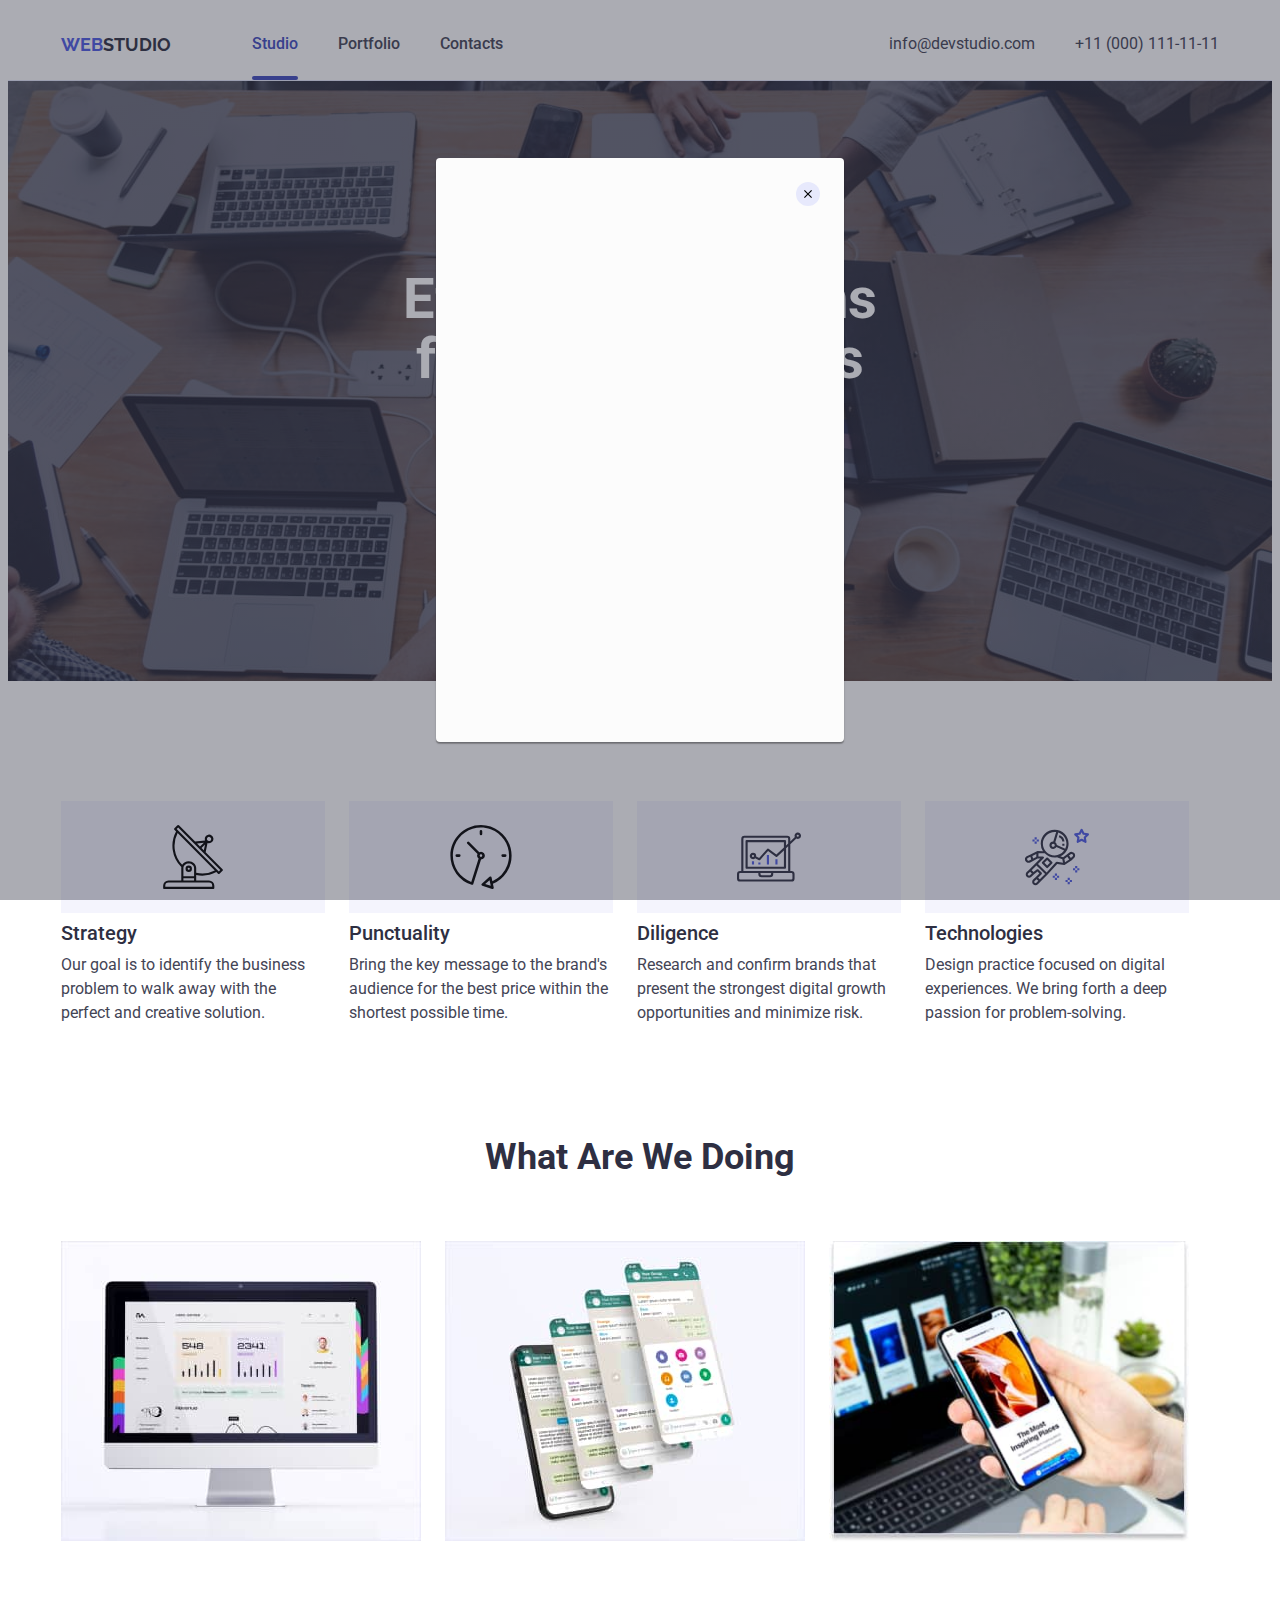
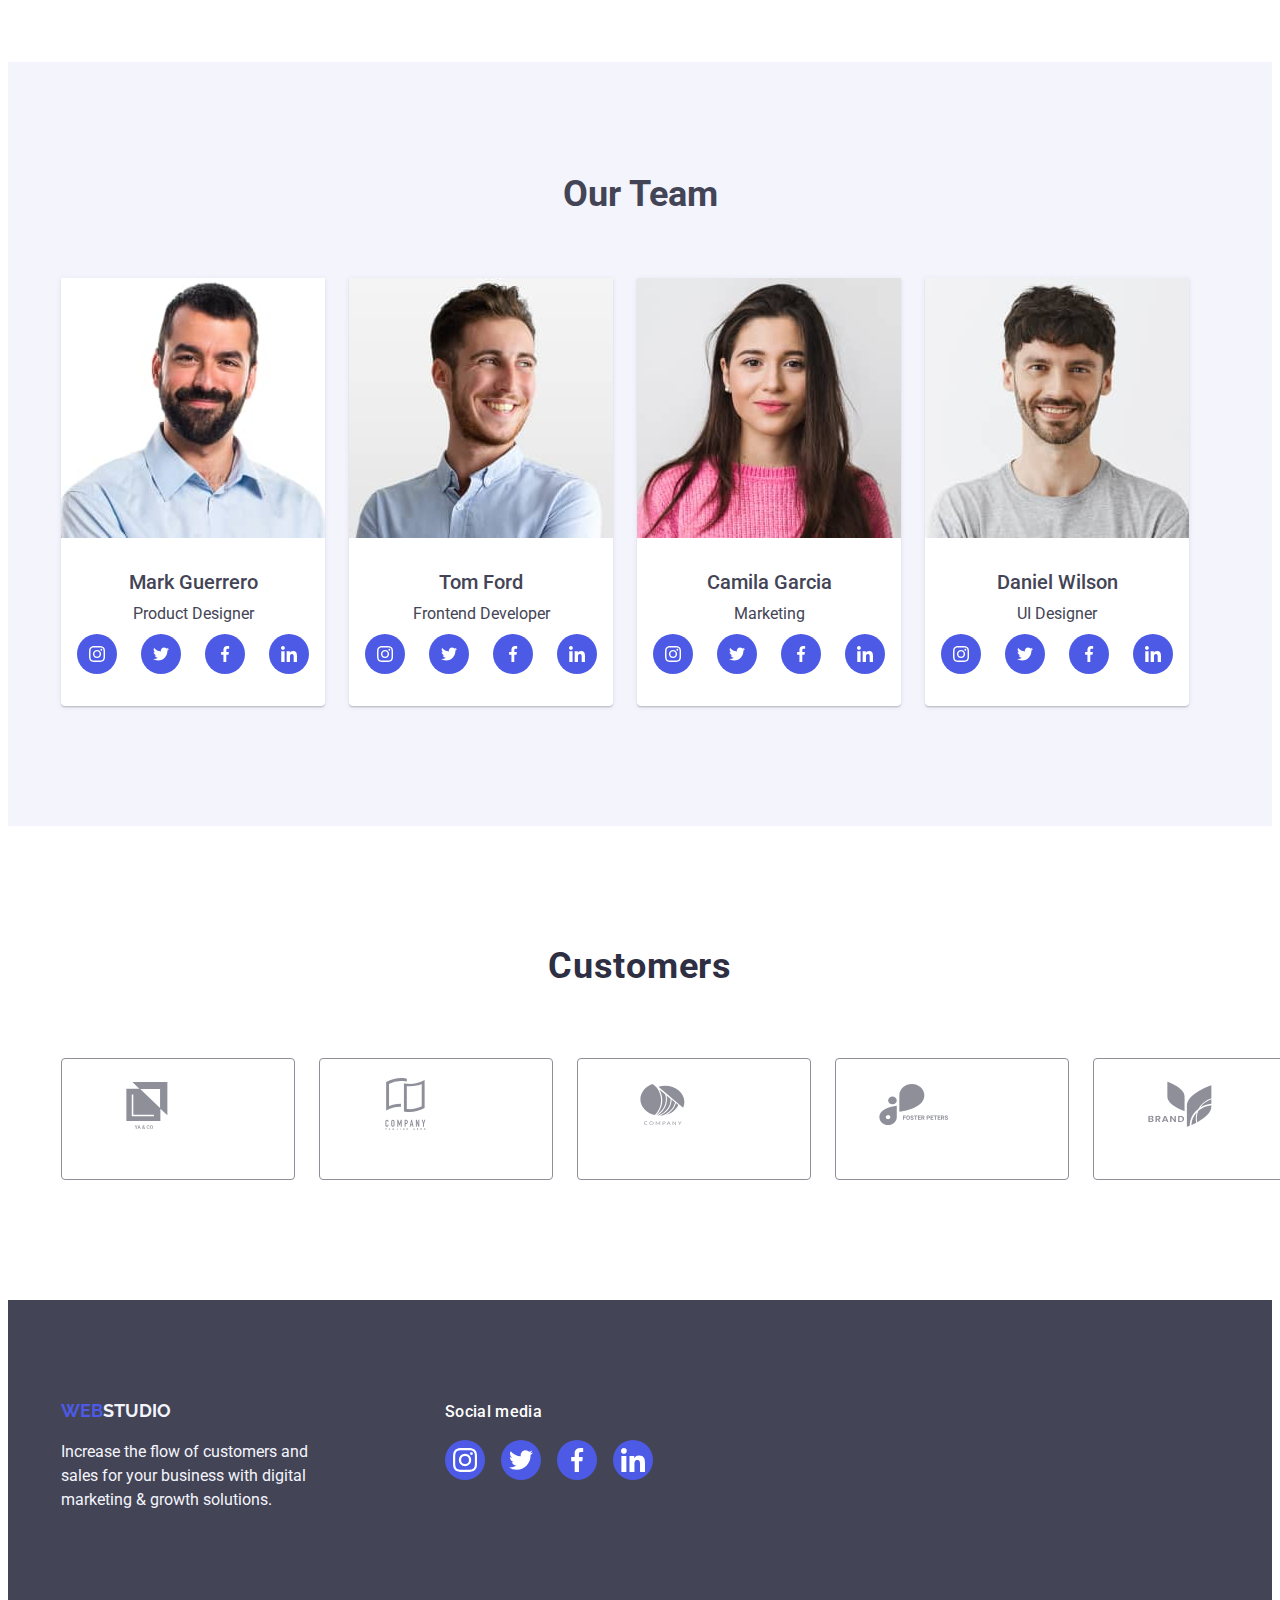
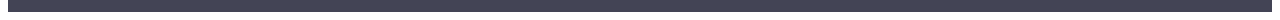
<file: index.html>
<!DOCTYPE html>
<html lang="en">
  <head>
    <meta charset="UTF-8" />
    <meta name="viewport" content="width=device-width, initial-scale=1.0" />
    <meta
      name="description"
      content="Increase the flow of customers and sales for your business with digital marketing & growth solutions."
    />
    <title>WebStudio - effective solution for your business</title>
    <link rel="preconnect" href="https://fonts.googleapis.com" />
    <link rel="preconnect" href="https://fonts.gstatic.com" crossorigin />
    <link
      href="https://fonts.googleapis.com/css2?family=Raleway:wght@800&family=Roboto:wght@400;500;700;900&display=swap"
      rel="stylesheet"
    />
    <link
      rel="stylesheet"
      href="https://cdnjs.cloudflare.com/ajax/libs/modern-normalize/2.0.0/modern-normalize.min.css"
      integrity="sha512-4xo8blKMVCiXpTaLzQSLSw3KFOVPWhm/TRtuPVc4WG6kUgjH6J03IBuG7JZPkcWMxJ5huwaBpOpnwYElP/m6wg=="
      crossorigin="anonymous"
      referrerpolicy="no-referrer"
    />
    <link rel="stylesheet" href="./css/styles.css" />
  </head>

  <body>
    <header class="header">
      <div class="container">
        <nav class="header-menu">
          <a href="index.html" class="header-logo">
            <span class="header-logo-web">WEB</span>STUDIO</a>
          <ul class="header-nav">
            <li><a href="index.html" class="header-nav-link current">Studio</a></li>
            <li>
              <a href="portfolio.html" class="header-nav-link">Portfolio</a>
            </li>
            <li><a href="" class="header-nav-link">Contacts</a></li>
          </ul>
        </nav>

        <address>
          <ul class="header-address">
            <li>
              <a href="mailto:info@devstudio.com" class="header-address-link"
                >info@devstudio.com</a
              >
            </li>
            <li>
              <a href="tel:+110001111111" class="header-address-link"
                >+11 (000) 111-11-11</a
              >
            </li>
          </ul>
        </address>
      </div>
    </header>

    <main>
      <section class="main-section">
        <div class="container">
          <h1 class="title">Effective Solutions for Your Business</h1>
          <button type="button" class="page-button" data-modal-open>Order Service</button>
        </div>
      </section>

      <section class="text-section">
        <div class="container">
          <h2 class="visually-hidden">Benefits</h2>
          <ul class="benefits-list">
            <li class="benefits-items">
              <div class="benefits-wrapper">
                <svg class="benefits-icons" width="64" height="64">
                  <use href="./images/icons.svg#antenna"></use>
                </svg>
              </div>
              <h3 class="text-title">Strategy</h3>
              <p>
                Our goal is to identify the business problem to walk away with
                the perfect and creative solution.
              </p>
            </li>
            <li class="benefits-items">
              <div class="benefits-wrapper">
                <svg class="benefits-icons" width="64" height="64">
                  <use href="./images/icons.svg#clock"></use>
                </svg>
              </div>
              <h3 class="text-title">Punctuality</h3>
              <p>
                Bring the key message to the brand's audience for the best price
                within the shortest possible time.
              </p>
            </li>
            <li class="benefits-items">
              <div class="benefits-wrapper">
                <svg class="benefits-icons" width="64" height="64">
                  <use href="./images/icons.svg#diagram"></use>
                </svg>
              </div>
              <h3 class="text-title">Diligence</h3>
              <p>
                Research and confirm brands that present the strongest digital
                growth opportunities and minimize risk.
              </p>
            </li>
            <li class="benefits-items">
              <div class="benefits-wrapper">
                <svg class="benefits-icons" width="64" height="64">
                  <use href="./images/icons.svg#astronaut"></use>
                </svg>
              </div>
              <h3 class="text-title">Technologies</h3>
              <p>
                Design practice focused on digital experiences. We bring forth a
                deep passion for problem-solving.
              </p>
            </li>
          </ul>
        </div>
      </section>

      <section class="work-section">
        <div class="container">
          <h2 class="work-title">What Are We Doing</h2>
          <ul class="work-list">
            <li>
              <img
                src="./images/wawd/pc.jpg"
                width="360"
                height="300"
                alt="PC"
              />
            </li>
            <li>
              <img
                src="./images/wawd/smartphone.jpg"
                width="360"
                height="300"
                alt="Smartphone"
              />
            </li>
            <li>
              <img
                src="./images/wawd/laptop_smartphone.jpg"
                width="360"
                height="300"
                alt="Laptop & Smartphone"
              />
            </li>
          </ul>
        </div>
      </section>

      <section class="team-section">
        <div class="container">
          <h2 class="team-title">Our Team</h2>
          <ul class="team-list">
            <li class="team-items">
              <img
                src="./images/team/mark_guerrero.jpg"
                width="264"
                height="260"
                alt="Mark Guerrero - Product Designer"
              />
              <div class="team-text">
                <h3 class="team-name">Mark Guerrero</h3>
                <p>Product Designer</p>
                <ul class="team-list-icons">
                  <li>
                    <a href="" class="team-social-link">
                      <svg class="team-icons" width="16" height="16">
                        <use href="./images/icons.svg#instagram"></use>
                      </svg>
                    </a>
                  </li>
                  <li>
                    <a href="" class="team-social-link">
                      <svg class="team-icons" width="16" height="16">
                        <use href="./images/icons.svg#twitter" ></use>
                      </svg>
                    </a>
                  </li>
                  <li>
                    <a href="" class="team-social-link">
                      <svg class="team-icons" width="16" height="16">
                        <use href="./images/icons.svg#facebook"></use>
                      </svg>
                    </a>
                  </li>
                  <li>
                    <a href="" class="team-social-link">
                      <svg class="team-icons" width="16" height="16">
                        <use href="./images/icons.svg#linkedin"></use>
                      </svg>
                    </a>
                  </li>
                </ul>
              </div>
            </li>
            <li class="team-items">
              <img
                src="./images/team/tom_ford.jpg"
                width="264"
                height="260"
                alt="Tom Ford - Frontend Developer"
              />
              <div class="team-text">
                <h3 class="team-name">Tom Ford</h3>
                <p>Frontend Developer</p>
                <ul class="team-list-icons">
                  <li>
                    <a href="" class="team-social-link">
                      <svg class="team-icons" width="16" height="16">
                        <use href="./images/icons.svg#instagram"></use>
                      </svg>
                    </a>
                  </li>
                  <li>
                    <a href="" class="team-social-link">
                      <svg class="team-icons" width="16" height="16">
                        <use href="./images/icons.svg#twitter" ></use>
                      </svg>
                    </a>
                  </li>
                  <li>
                    <a href="" class="team-social-link">
                      <svg class="team-icons" width="16" height="16">
                        <use href="./images/icons.svg#facebook"></use>
                      </svg>
                    </a>
                  </li>
                  <li>
                    <a href="" class="team-social-link">
                      <svg class="team-icons" width="16" height="16">
                        <use href="./images/icons.svg#linkedin"></use>
                      </svg>
                    </a>
                  </li>
                </ul>
              </div>
            </li>
            <li class="team-items">
              <img
                src="./images/team/camila_garcia.jpg"
                width="264"
                height="260"
                alt="Camila Garcia - Marketing"
              />
              <div class="team-text">
                <h3 class="team-name">Camila Garcia</h3>
                <p>Marketing</p>
                <ul class="team-list-icons">
                  <li>
                    <a href="" class="team-social-link">
                      <svg class="team-icons" width="16" height="16">
                        <use href="./images/icons.svg#instagram"></use>
                      </svg>
                    </a>
                  </li>
                  <li>
                    <a href="" class="team-social-link">
                      <svg class="team-icons" width="16" height="16">
                        <use href="./images/icons.svg#twitter" ></use>
                      </svg>
                    </a>
                  </li>
                  <li>
                    <a href="" class="team-social-link">
                      <svg class="team-icons" width="16" height="16">
                        <use href="./images/icons.svg#facebook"></use>
                      </svg>
                    </a>
                  </li>
                  <li>
                    <a href="" class="team-social-link">
                      <svg class="team-icons" width="16" height="16">
                        <use href="./images/icons.svg#linkedin"></use>
                      </svg>
                    </a>
                  </li>
                </ul>
              </div>
            </li>
            <li class="team-items">
              <img
                src="./images/team/daniel_wilson.jpg"
                width="264"
                height="260"
                alt="Daniel Wilson - UI Designer"
              />
              <div class="team-text">
                <h3 class="team-name">Daniel Wilson</h3>
                <p>UI Designer</p>
                <ul class="team-list-icons">
                  <li>
                    <a href="" class="team-social-link">
                      <svg class="team-icons" width="16" height="16">
                        <use href="./images/icons.svg#instagram"></use>
                      </svg>
                    </a>
                  </li>
                  <li>
                    <a href="" class="team-social-link">
                      <svg class="team-icons" width="16" height="16">
                        <use href="./images/icons.svg#twitter" ></use>
                      </svg>
                    </a>
                  </li>
                  <li>
                    <a href="" class="team-social-link">
                      <svg class="team-icons" width="16" height="16">
                        <use href="./images/icons.svg#facebook"></use>
                      </svg>
                    </a>
                  </li>
                  <li>
                    <a href="" class="team-social-link">
                      <svg class="team-icons" width="16" height="16">
                        <use href="./images/icons.svg#linkedin"></use>
                      </svg>
                    </a>
                  </li>
                </ul>
              </div>
            </li>
          </ul>
        </div>
      </section>

      <section class="customers">
        <div class="container">
          <h2 class="customers-title">Customers</h2>
          <ul class="customers-list">
            <li>
              <a class="customers-wrapper" href="">
                <svg class="customers-icons" width="104" height="56">
                  <use href="./images/icons.svg#Logo"></use>
                </svg>
              </a>
            </li>
            <li>
              <a class="customers-wrapper" href="">
                <svg class="customers-icons" width="104" height="56">
                  <use href="./images/icons.svg#Logo-1"></use>
                </svg>
              </a>
            </li>
            <li>
              <a class="customers-wrapper" href="">
                <svg class="customers-icons" width="104" height="56">
                  <use href="./images/icons.svg#Logo-2"></use>
                </svg>
              </a>
            </li>
            <li>
              <a class="customers-wrapper" href="">
                <svg class="customers-icons" width="104" height="56">
                  <use href="./images/icons.svg#Logo-3"></use>
                </svg>
              </a>
            </li>
            <li>
              <a class="customers-wrapper" href="">
                <svg class="customers-icons" width="104" height="56">
                  <use href="./images/icons.svg#Logo-4"></use>
                </svg>
              </a>
            </li>
            <li>
              <a class="customers-wrapper" href="">
                <svg class="customers-icons" width="104" height="56">
                  <use href="./images/icons.svg#Logo-5"></use>
                </svg>
              </a>
            </li>
          </ul>
        </div>
      </section>
    </main>

    <footer class="page-footer">
      <div class="container">
        <div class="footer-logo-text">
          <a href="index.html" class="logo-footer"
            ><span class="footer-logo-web">WEB</span>STUDIO</a
          >
          <p class="footer-text">
            Increase the flow of customers and sales for your business with
            digital marketing & growth solutions.
          </p>
        </div>
        <div class="footer-socials">
          <p>Social media</p>
          <ul class="footer-list-icons">
                  <li>
                    <a href="" class="footer-social-link">
                      <svg class="footer-icons" width="24" height="24">
                        <use href="./images/icons.svg#instagram"></use>
                      </svg>
                    </a>
                  </li>
                  <li>
                    <a href="" class="footer-social-link">
                      <svg class="footer-icons" width="24" height="24">
                        <use href="./images/icons.svg#twitter" ></use>
                      </svg>
                    </a>
                  </li>
                  <li>
                    <a href="" class="footer-social-link">
                      <svg class="footer-icons" width="24" height="24">
                        <use href="./images/icons.svg#facebook"></use>
                      </svg>
                    </a>
                  </li>
                  <li>
                    <a href="" class="footer-social-link">
                      <svg class="footer-icons" width="24" height="24">
                        <use href="./images/icons.svg#linkedin"></use>
                      </svg>
                    </a>
                  </li>
                </ul>
              </div>
            </li>
          </ul>
        </div>
      </div>
    </footer>
    <div class="backdrop" data-modal>
      <div class="modal">
        <button class="modal-btn" type="button" data-modal-close>
          <svg class="modal-btn-icon" width="8" height="8">
            <use href="./images/icons.svg#close"></use>
          </svg>
        </button>
      </div>
    </div>
    <script src="./js/modal.js"></script>
  </body>
</html>
</file>
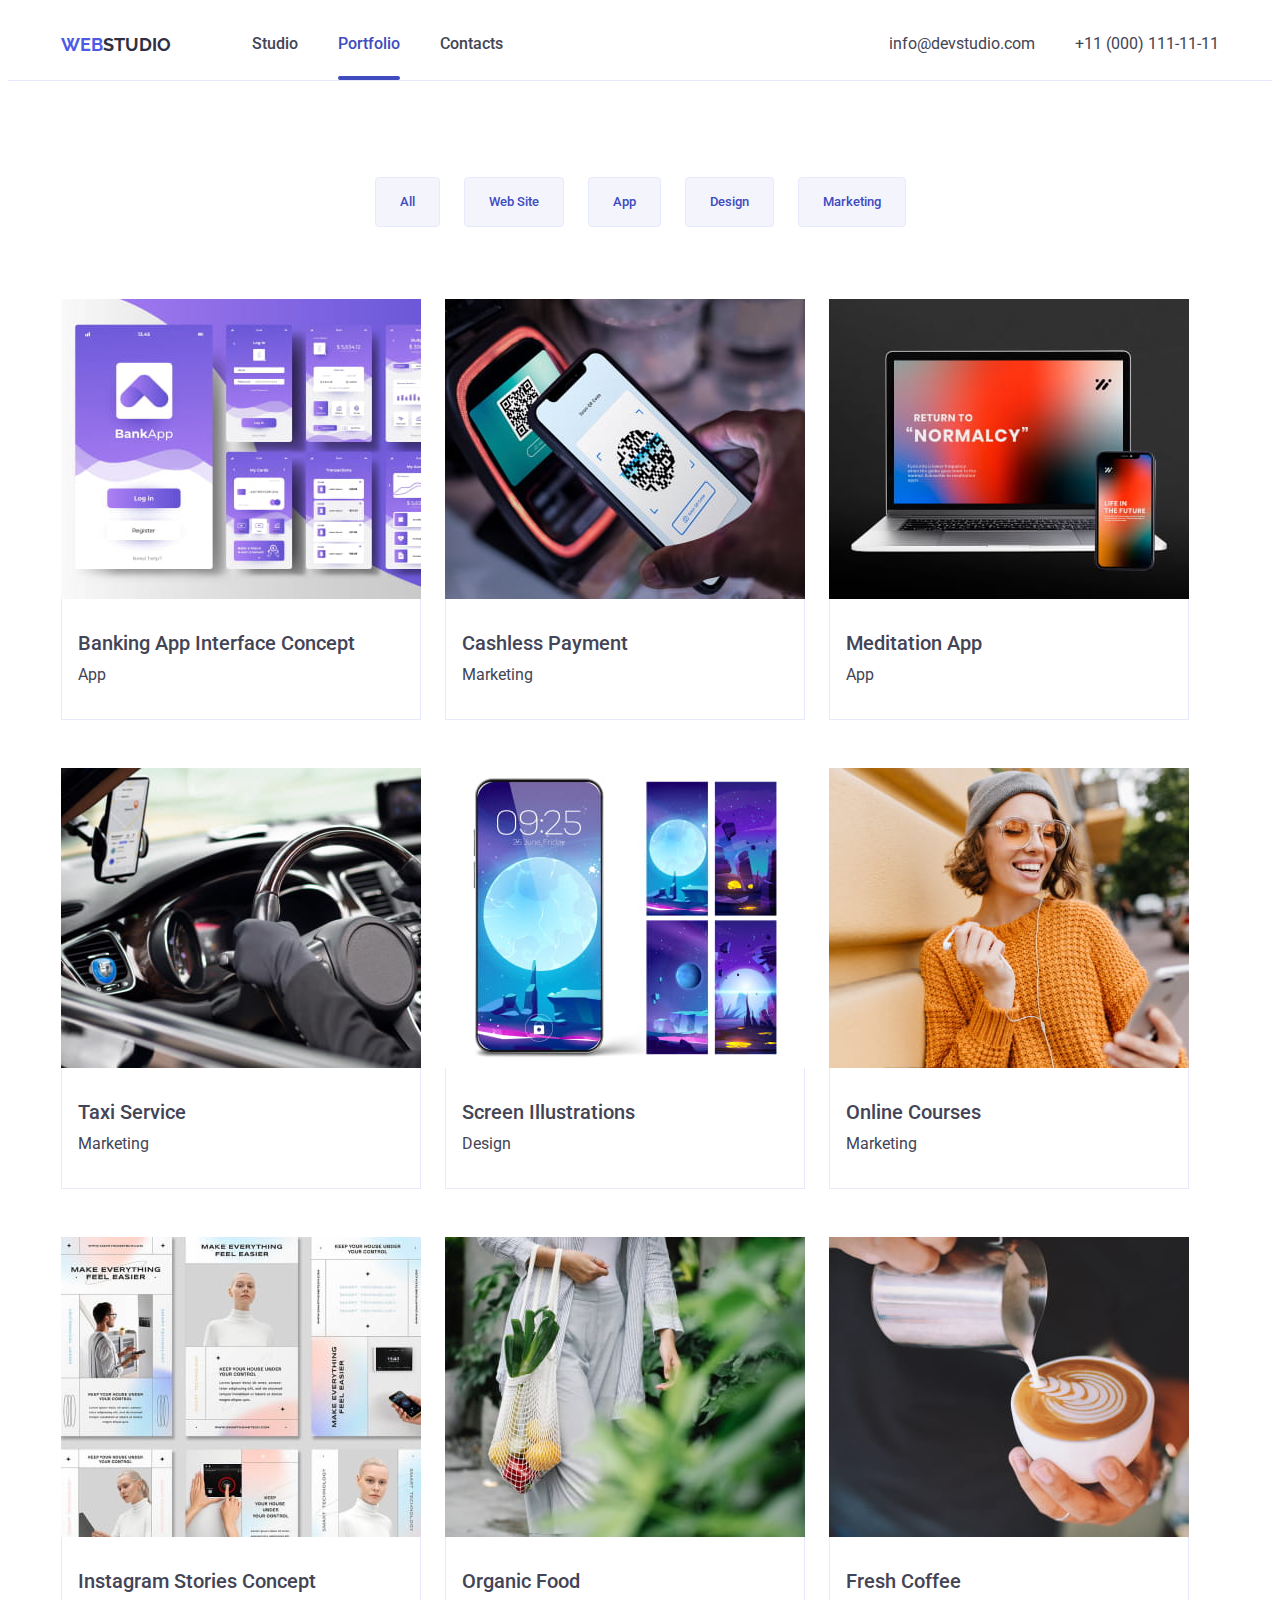
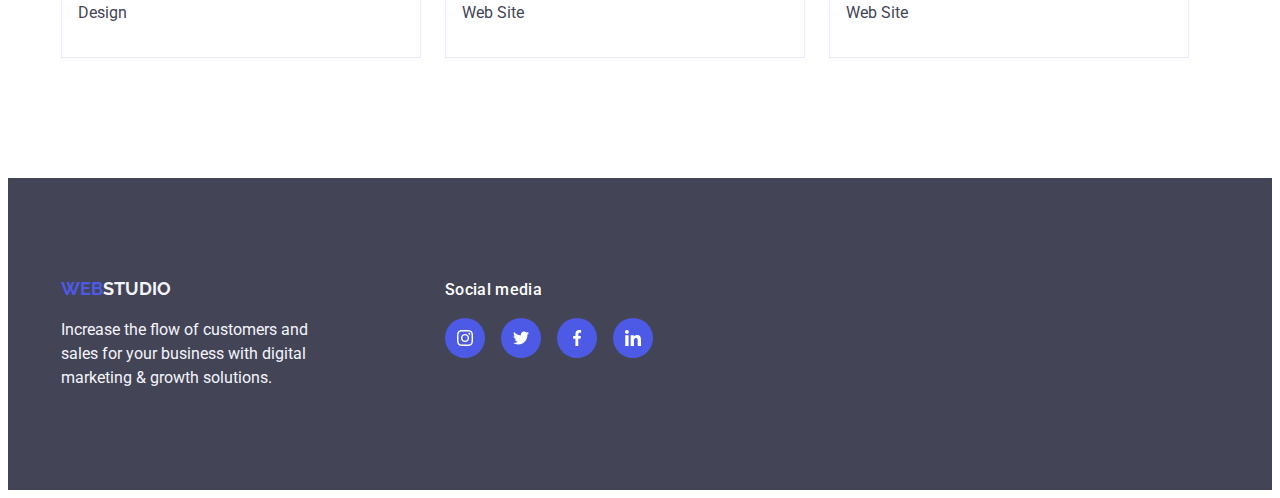
<file: portfolio.html>
<!DOCTYPE html>
<html lang="en">
  <head>
    <meta charset="UTF-8" />
    <meta name="viewport" content="width=device-width, initial-scale=1.0" />
    <meta name="description" content="Portfolio" />
    <title>Portfolio</title>
    <link rel="preconnect" href="https://fonts.googleapis.com" />
    <link rel="preconnect" href="https://fonts.gstatic.com" crossorigin />
    <link
      href="https://fonts.googleapis.com/css2?family=Raleway:wght@800&family=Roboto:wght@400;500;700;900&display=swap"
      rel="stylesheet"
    />
    <link 
      rel="stylesheet" 
      href="https://cdnjs.cloudflare.com/ajax/libs/modern-normalize/2.0.0/modern-normalize.min.css" 
      integrity="sha512-4xo8blKMVCiXpTaLzQSLSw3KFOVPWhm/TRtuPVc4WG6kUgjH6J03IBuG7JZPkcWMxJ5huwaBpOpnwYElP/m6wg==" 
      crossorigin="anonymous" 
      referrerpolicy="no-referrer" />
    <link rel="stylesheet" href="./css/styles.css" />
  </head>

  <body>
    <header class="header">
      <div class="container">
        <nav class="header-menu">
          <a href="index.html" class="header-logo">
            <span class="header-logo-web">WEB</span>STUDIO</a
          >
          <ul class="header-nav">
            <li><a href="index.html" class="header-nav-link">Studio</a></li>
            <li>
              <a href="portfolio.html" class="header-nav-link current">Portfolio</a>
            </li>
            <li><a href="" class="header-nav-link">Contacts</a></li>
          </ul>
        </nav>

        <address>
          <ul class="header-address">
            <li>
              <a href="mailto:info@devstudio.com" class="header-address-link"
                >info@devstudio.com</a
              >
            </li>
            <li>
              <a href="tel:+110001111111" class="header-address-link"
                >+11 (000) 111-11-11</a
              >
            </li>
          </ul>
        </address>
      </div>
    </header>

    <main>
      <section class="portfolio-main">
        <div class="container">
          <h1 hidden>Our products</h1>
          <ul class="portfolio-list-btn">
            <li><button type="button" class="portfolio-btn">All</button></li>
            <li><button type="button" class="portfolio-btn">Web Site</button></li>
            <li><button type="button" class="portfolio-btn">App</button></li>
            <li><button type="button" class="portfolio-btn">Design</button></li>
            <li><button type="button" class="portfolio-btn">Marketing</button></li>
          </ul>

          <ul class="portfolio-list">
            <li class="portfolio-list-item">
              <a href="" class="products-link">
                <div class="products-wrapper">
                  <img
                    src="./images/portfolio/img-banking.jpg"
                    width="360"
                    height="300"
                    alt="Banking App Interface Concept"
                  />
                  <p class="overlay">14 Stylish and User-Friendly App Design Concepts · Task Manager App · Calorie Tracker App · Exotic Fruit Ecommerce App · Cloud Storage App</p>
                </div>
                <div class="portfolio-text">
                  <h2 class="products-title">Banking App Interface Concept</h2>
                  <p>App</p>
                </div>
              </a>
            </li>

            <li class="portfolio-list-item">
              <a href="" class="products-link">
                <div class="products-wrapper">
                  <img
                    src="./images/portfolio/img-cashless.jpg"
                    width="360"
                    height="300"
                    alt="Cashless Payment"
                  />
                  <p class="overlay">14 Stylish and User-Friendly App Design Concepts · Task Manager App · Calorie Tracker App · Exotic Fruit Ecommerce App · Cloud Storage App</p>
                </div>
                <div class="portfolio-text">
                  <h2 class="products-title">Cashless Payment</h2>
                  <p>Marketing</p>
                </div>
              </a>
            </li>

            <li class="portfolio-list-item">
              <a href="" class="products-link">
                <div class="products-wrapper">
                  <img
                    src="./images/portfolio/img-meditation.jpg"
                    width="360"
                    height="300"
                    alt="Meditation App"
                  />
                  <p class="overlay">14 Stylish and User-Friendly App Design Concepts · Task Manager App · Calorie Tracker App · Exotic Fruit Ecommerce App · Cloud Storage App</p>
                </div>
                <div class="portfolio-text">
                  <h2 class="products-title">Meditation App</h2>
                  <p>App</p>
                </div>
              </a>
            </li>

            <li class="portfolio-list-item">
              <a href="" class="products-link">
                <div class="products-wrapper">
                  <img
                    src="./images/portfolio/img-taxi.jpg"
                    width="360"
                    height="300"
                    alt="Taxi Service"
                  />
                  <p class="overlay">14 Stylish and User-Friendly App Design Concepts · Task Manager App · Calorie Tracker App · Exotic Fruit Ecommerce App · Cloud Storage App</p>
                </div>
                <div class="portfolio-text">
                  <h2 class="products-title">Taxi Service</h2>
                  <p>Marketing</p>
                </div>
              </a>
            </li>

            <li class="portfolio-list-item">
              <a href="" class="products-link">
                <div class="products-wrapper">
                  <img
                    src="./images/portfolio/img-screen.jpg"
                    width="360"
                    height="300"
                    alt="Screen Illustrations"
                  />
                  <p class="overlay">14 Stylish and User-Friendly App Design Concepts · Task Manager App · Calorie Tracker App · Exotic Fruit Ecommerce App · Cloud Storage App</p>
                </div>
                <div class="portfolio-text">
                  <h2 class="products-title">Screen Illustrations</h2>
                  <p>Design</p>
                </div>
              </a>
            </li>

            <li class="portfolio-list-item">
              <a href="" class="products-link">
                <div class="products-wrapper">
                  <img
                    src="./images/portfolio/img-courses.jpg"
                    width="360"
                    height="300"
                    alt="Online Courses"
                  />
                  <p class="overlay">14 Stylish and User-Friendly App Design Concepts · Task Manager App · Calorie Tracker App · Exotic Fruit Ecommerce App · Cloud Storage App</p>
                </div>
                <div class="portfolio-text">
                  <h2 class="products-title">Online Courses</h2>
                  <p>Marketing</p>
                </div>
              </a>
            </li>

            <li class="portfolio-list-item">
              <a href="" class="products-link">
                <div class="products-wrapper">
                  <img
                    src="./images/portfolio/img-instagram.jpg"
                    width="360"
                    height="300"
                    alt="Instagram Stories Concept"
                  />
                  <p class="overlay">14 Stylish and User-Friendly App Design Concepts · Task Manager App · Calorie Tracker App · Exotic Fruit Ecommerce App · Cloud Storage App</p>
                </div>
                <div class="portfolio-text">
                  <h2 class="products-title">Instagram Stories Concept</h2>
                  <p>Design</p>
                </div>
              </a>
            </li>

            <li class="portfolio-list-item">
              <a href="" class="products-link">
                <div class="products-wrapper">
                  <img
                    src="./images/portfolio/img-organic.jpg"
                    width="360"
                    height="300"
                    alt="Organic Food"
                  />
                  <p class="overlay">14 Stylish and User-Friendly App Design Concepts · Task Manager App · Calorie Tracker App · Exotic Fruit Ecommerce App · Cloud Storage App</p>
                </div>
                <div class="portfolio-text">
                  <h2 class="products-title">Organic Food</h2>
                  <p>Web Site</p>
                </div>
              </a>
            </li>

            <li class="portfolio-list-item">
              <a href="" class="products-link">
                <div class="products-wrapper">
                  <img
                    src="./images/portfolio/img-coffee.jpg"
                    width="360"
                    height="300"
                    alt="Fresh Coffee"
                  />
                  <p class="overlay">14 Stylish and User-Friendly App Design Concepts · Task Manager App · Calorie Tracker App · Exotic Fruit Ecommerce App · Cloud Storage App</p>
                </div>
                <div class="portfolio-text">
                  <h2 class="products-title">Fresh Coffee</h2>
                  <p>Web Site</p>
                </div>
              </a>          
            </li>
          </ul>
        </section>
      </div>
    </main>

    <footer class="page-footer">
      <div class="container">
        <div class="footer-logo-text">
          <a href="index.html" class="logo-footer"
            ><span class="footer-logo-web">WEB</span>STUDIO</a
          >
          <p class="footer-text">
            Increase the flow of customers and sales for your business with
            digital marketing & growth solutions.
          </p>
        </div>
        <div class="footer-socials">
          <p>Social media</p>
          <ul class="footer-list-icons">
                  <li>
                    <a href="" class="footer-social-link">
                      <svg class="footer-icons" width="16" height="16">
                        <use href="./images/icons.svg#instagram"></use>
                      </svg>
                    </a>
                  </li>
                  <li>
                    <a href="" class="footer-social-link">
                      <svg class="footer-icons" width="16" height="16">
                        <use href="./images/icons.svg#twitter" ></use>
                      </svg>
                    </a>
                  </li>
                  <li>
                    <a href="" class="footer-social-link">
                      <svg class="footer-icons" width="16" height="16">
                        <use href="./images/icons.svg#facebook"></use>
                      </svg>
                    </a>
                  </li>
                  <li>
                    <a href="" class="footer-social-link">
                      <svg class="footer-icons" width="16" height="16">
                        <use href="./images/icons.svg#linkedin"></use>
                      </svg>
                    </a>
                  </li>
                </ul>
              </div>
            </li>
          </ul>
        </div>
      </div>
    </footer>
  </body>
</html>
</file>
<file: css/styles.css>
:root {
    --main-color: #434455;
    --white: #FFFFFF;
    --logo-web: #4D5AE5;
    --logo-main:#2E2F42;
    --nav-active:#404BBF;
    --cloud-color:#F4F4FD;
}

body {
    font-family: "Roboto", "Raleway", sans-serif;
    color: var(--main-color);
    background-color: var(--white);
    font-size: 16px;
    font-weight: 400;
    line-height: 24px;
    letter-spacing: 2%;
}

ul {
    list-style: none;
}

h1,
h2,
h3,
h4,
h5,
h6,
p {
    margin: 0;
}

img {
    display: block;
    max-width: 100%;
    height: auto;
}

a {
    color: currentColor;
    text-decoration: none;
}

ul,
ol {
    list-style-type: none;
    margin: 0;
    padding: 0;
}

.container {    
    max-width: 1158px;
    padding-left: 15px;
    padding-right: 15px;
    margin-left: auto; 
    margin-right: auto;
}

.visually-hidden {
    position: absolute;
    width: 1px;
    height: 1px;
    margin: -1px;
    border: 0;
    padding: 0;
    white-space: nowrap;
    clip-path: inset(100%);
    clip: rect(0 0 0 0);
    overflow: hidden;
}

.header {
    border-bottom: 1px solid #e7e9fc;
}

.header .container {
    display: flex;
}


.header-menu {
    display: flex;
    flex-grow: 1;
}

.header-logo {
    display: flex;
    align-items: center;
    flex-basis: 115px;
    font-family: "Raleway", sans-serif;
    color: var(--logo-main);
    font-weight: bold;
    text-decoration: none;
    font-size: 18px;
    line-height: 21px;
    letter-spacing: 3%;
    margin-right: 76px;
}

.header-logo-web {
    color: var(--logo-web);
}


.header-nav {
    display: flex;
    align-items: center;
    gap: 40px;
    flex-basis: 261px;    
}

.header-nav-link {
    position: relative;
    display: flex;
    color: inherit;
    text-decoration: none;
    font-weight: 500;
    padding-top: 24px;
    padding-bottom: 24px;    
}

.header-nav-link::after {
    content: "";
    position: absolute;
    left: 0;
    bottom: 0;
    display: block;
    width: 100%;
    height: 4px;
    border-radius: 2px;
    background-color: transparent;
}

.header-nav-link.current {
    color: var(--nav-active);
}

.header-nav-link.current::after {
  content: '';
  display: block;
  width: 100%;
  height: 4px;
  border-radius: 2px;  
  background-color: var(--nav-active);
}

.header-nav-link:active {
    color: var(--nav-active);
    text-decoration: underline;
}

.header-nav-link:hover,
.header-nav-link:focus {
    transition-property: color;
    transition-duration: 250ms;
    transition-timing-function: cubic-bezier(0.4,
        0,
        0.2,
        1);
    color: var(--nav-active);
    
}

.header-address {
    display: flex;
    gap: 40px;
    align-items: center;    
}

.header-address-link {
    display: flex;
    color: inherit;
    text-decoration: none;
    font-style: normal;
    padding-top: 24px;
    padding-bottom: 24px;
}

.header-address-link:active {
    color: var(--nav-active);
}

.header-address-link:hover,
.header-address-link:focus {
    transition-property: color;
    transition-duration: 250ms;
    transition-timing-function: cubic-bezier(0.4,
            0,
            0.2,
            1);
    color: var(--nav-active);
}



.main-section {
    max-width: 1440px;
    margin: 0 auto;
    background-color: var(--logo-main);
    padding-top: 188px;
    padding-bottom: 188px;
    background-image: linear-gradient(rgba(46, 47, 66, 0.7),
            rgba(46, 47, 66, 0.7)), url("../images/hero-bg.jpg");
    background-repeat: no-repeat;
    background-position: center;
    background-size: cover; 
    
}
.main-section .title {
    max-width: 496px;
    margin-bottom: 48px;
    margin-left: auto;
    margin-right: auto;
    align-items: center;
    line-height: 60px;
    color: var(--white);
    font-weight: bold;
    font-size: 56px;
    text-align: center;    
}

.page-button {
    display: block;
    font-family: inherit;
    background-color: var(--logo-web);
    font-weight: 500;
    color: var(--white);
    letter-spacing: 4%;
    cursor: pointer;
    align-items: center;
    min-width: 169px;
    min-height: 56px;
    border: none;
    margin-left: auto;
    margin-right: auto;
}

.page-button:hover,
.page-button:focus {
    transition-property: background-color;
    transition-duration: 250ms;
    transition-timing-function: cubic-bezier(0.4,
            0,
            0.2,
            1);
    background-color: var(--nav-active);
}

.text-section {
    padding-top: 120px;
    padding-bottom: 120px;
}

.benefits-list {
    display: flex;
    gap: 24px;
    align-items: center;
}

.benefits-items {
    flex-basis: 264px;
}


.text-title {
    font-weight: 500;
    font-size: 20px;
    color: #2e2f42;
    margin-top: 8px;
    margin-bottom: 8px;
}
.benefits-wrapper {
    display: flex;
    justify-content: center;
    align-items: center;
    height: 112px;
    background-color: var(--cloud-color);    
}




.work-section {
    padding-bottom: 120px;
}

.work-section .work-title {
    font-weight: bold;
    font-size: 36px;
    color: #2e2f42;
    text-align: center;
}

.work-list {
    display: flex;
    margin-top: 72px;
    gap: 24px;
}



.team-section {
    background-color: var(--cloud-color);
    color: var(--main-color);
    padding-top: 120px;
    padding-bottom: 120px;
}


.team-section .team-title {
    font-weight: 700;
    font-size: 36px;
    text-align: center;
    margin-bottom: 72px;

}

.team-list {
    background-color: var(--cloud-color);
    display: flex;
    gap: 24px;
}

.team-items {
    align-items: center;
    justify-content: center;
    flex-direction: column;
    border-radius: 0 0 4px 4px;
    box-shadow: 0 2px 1px 0 rgba(46, 47, 66, 0.08), 0 1px 1px 0 rgba(46, 47, 66, 0.16), 0 1px 6px 0 rgba(46, 47, 66, 0.08);
    background-color: var(--white);

}
.team-section .team-name {
    font-weight: 500;
    font-size: 20px;
    color: var(--main-color);
    margin-bottom: 8px;
}

.team-text {
    padding-top: 32px;
    padding-bottom: 32px;
    text-align: center;
}
.team-list-icons {
    display: flex;
    align-items: center;
    justify-content: center;
    gap: 24px;
    margin-top: 8px;

}

.team-social-link {
    display: flex;
    align-items: center;
    justify-content: center;
    width: 40px;
    height: 40px;    
    background-color: var(--logo-web);
    border-radius: 50%;
}

.team-icons {
    fill: var(--white);
    
}

.team-social-link:hover,
.team-social-link:focus {
    transition-property: background-color;
    transition-duration: 250ms;
    transition-timing-function: cubic-bezier(0.4,
            0,
            0.2,
            1);
    background-color: var(--nav-active)
}


.customers {
    padding-bottom: 120px;
}
.customers-title {
    text-align: center;
    padding-top: 120px;
    margin-bottom: 72px;
    font-weight: 700;
    font-size: 36px;
    line-height: 1.11111;
    letter-spacing: 0.02em;
    text-transform: capitalize;
    color: #2e2f42;
}
.customers-list {
    display: flex;
    gap: 24px;
}
.customers-wrapper {
    width: 168px;
    height: 88px;
    border: 1px solid #8e8f99;
    border-radius: 4px;
    display: flex;
    padding: 16px 32px;    
}

.customers-wrapper:hover,
.customers-wrapper:focus {
        transition-property: border-color;
        transition-duration: 250ms;
        transition-timing-function: cubic-bezier(0.4,
                0,
                0.2,
                1);
        border-color: var(--nav-active);
}

.customers-wrapper:hover .customers-icons,
.customers-wrapper:focus .customers-icons{
    transition-property: fill;
    transition-duration: 250ms;
    transition-timing-function: cubic-bezier(0.4,
            0,
            0.2,
            1);
    fill: var(--nav-active);
}

.customers-icons {
    fill: #8E8F99;

}


.customers-icons:hover,
.customers-icons:focus {
    transition-property: fill;
    transition-duration: 250ms;
    transition-timing-function: cubic-bezier(0.4,
            0,
            0.2,
            1);
    fill: var(--nav-active);
}



.page-footer {    
    background: var(--main-color);
    color: var(--cloud-color);
    padding-top: 100px;
    padding-bottom: 100px;
}

.footer-logo-text {
    max-width: 264px;
    max-height: 112px;
}

.footer-text {
    margin-top: 16px;
}

.page-footer .container {
    display: flex;

}
.logo-footer {
    font-family: "Raleway", sans-serif;
    color: var(--cloud-color);
    font-weight: bold;
    text-decoration: none;
    font-size: 18px;
    line-height: 21px;
    letter-spacing: 3%;
}


.footer-logo-web {
    color: var(--logo-web);
}

.footer-socials {
    margin-left: 120px;
    max-width: 208px;    
}

.footer-socials p {
    font-weight: 500;
    font-size: 16px;
    line-height: 1.5;
    letter-spacing: 0.02em;
    color: #fff;
}

.footer-list-icons {
    display: flex;
    align-items: center;
    justify-content: center;    
    gap: 16px;
    margin-top: 16px;
}

.footer-social-link {
    display: flex;
    align-items: center;
    justify-content: center;
    width: 40px;
    height: 40px;
    background-color: var(--logo-web);
    border-radius: 50%;
}

.footer-social-link:hover,
.footer-social-link:focus {
    transition-property: background-color;
    transition-duration: 250ms;
    transition-timing-function: cubic-bezier(0.4,
            0,
            0.2,
            1);
    background-color: #31D0AA;
}

.footer-icons {
    fill: var(--white)
}



.portfolio-main {
    padding-top: 96px;
    padding-bottom: 120px;
}

.portfolio-list-btn {
    display: flex;
    justify-content: center;
    gap: 24px;
}

.portfolio-btn {
    font-family: inherit;
    background-color: var(--cloud-color);
    font-weight: 500;
    color: var(--nav-active);
    letter-spacing: 4%;
    line-height: 24px;
    cursor: pointer;
    border: 1px solid #e7e9fc;
    border-radius: 4px;
    padding: 12px 24px;
    
}

.portfolio-btn:hover,
.portfolio-btn:focus {
    transition-property: background-color, color;
    transition-duration: 250ms;
    transition-timing-function: cubic-bezier(0.4,
            0,
            0.2,
            1);
    background-color: var(--nav-active);
    color: var(--white);
    box-shadow: 0 2px 2px 0 rgba(0, 0, 0, 0.12), 0 2px 1px 0 rgba(0, 0, 0, 0.08), 0 3px 1px 0 rgba(0, 0, 0, 0.1);
}

.portfolio-list {
    display: flex;
    flex-wrap: wrap;
    margin-top: 72px;
    row-gap: 48px;
    column-gap: 24px;

}

.portfolio-list-item {
    flex-basis: calc(100% - 24 * 3 / 3);    
    background: #fff; 

}

.portfolio-list-item:hover,
.portfolio-list-item:focus {
    box-shadow: 0 2px 1px 0 rgba(46, 47, 66, 0.08), 0 1px 1px 0 rgba(46, 47, 66, 0.16), 0 1px 6px 0 rgba(46, 47, 66, 0.08);
}


.products-link {
    text-decoration: none;
    color: inherit;
}

.products-title {
    font-weight: 500;
    font-size: 20px;
    margin-bottom: 8px;
}

.portfolio-text {
    padding: 32px 16px 32px 16px;
    border-bottom: 1px solid #e7e9fc;
    border-right: 1px solid #e7e9fc;
    border-left: 1px solid #e7e9fc;

}

.products-wrapper {
    position: relative;
    overflow: hidden;
}

.overlay {
    position: absolute;
    top: 0;
    left: 0;
    transform: translateY(100%);
    width: 100%;
    height: 100%;
    display: flex;
    justify-content: flex-start;
    align-items: flex-start;
    padding: 40px 32px;
    
    background-color: var(--logo-web);
    font-weight: 400;
    font-size: 16px;
    line-height: 1.5;
    letter-spacing: 0.02em;
    color: #f4f4fd;
}

.products-link:hover .overlay,
.products-link:focus .overlay {
    transition-property: transform, box-shadow;
    transition-duration: 250ms;
    transition-timing-function: cubic-bezier(0.4,
            0, 
            0.2,
            1);
    transform: translateY(0);    
}

.backdrop {
    position: fixed;
    top: 0;
    left: 0;
    background-color: rgba(46, 47, 66, 0.4);
    inset: 0;    
}

.backdrop.is-hidden {
    opacity: 0;
    visibility: hidden;
    pointer-events: none;
    transition-delay: 500ms;
}

.modal {
    position: absolute;
    top: 50%;
    left: 50%;
    transform: translateX(-50%) translateY(-50%) scale(1);
    border-radius: 4px;
    width: 408px;
    min-height: 584px;
    box-shadow: 0 2px 1px 0 rgba(0, 0, 0, 0.2), 0 1px 3px 0 rgba(0, 0, 0, 0.12), 0 1px 1px 0 rgba(0, 0, 0, 0.14);
    background: #fcfcfc;
}

.modal-btn {
    cursor: pointer;
    position: absolute;
    top: 24px;
    right: 24px;
    width: 24px;
    height: 24px;
    display: flex;
    justify-content: center;
    align-items: center;
    padding: 0;
    border: none;
    border-radius: 100%;
    background-color: #E7E9FC;
}

.modal-btn:hover,
.modal-btn:focus {
    transition-property: background-color, fill;
    transition-duration: 250ms;
    transition-timing-function: cubic-bezier(0.4,
            0,
            0.2,
            1);
    background-color: var(--nav-active);
    fill: var(--white); 
}
</file>
